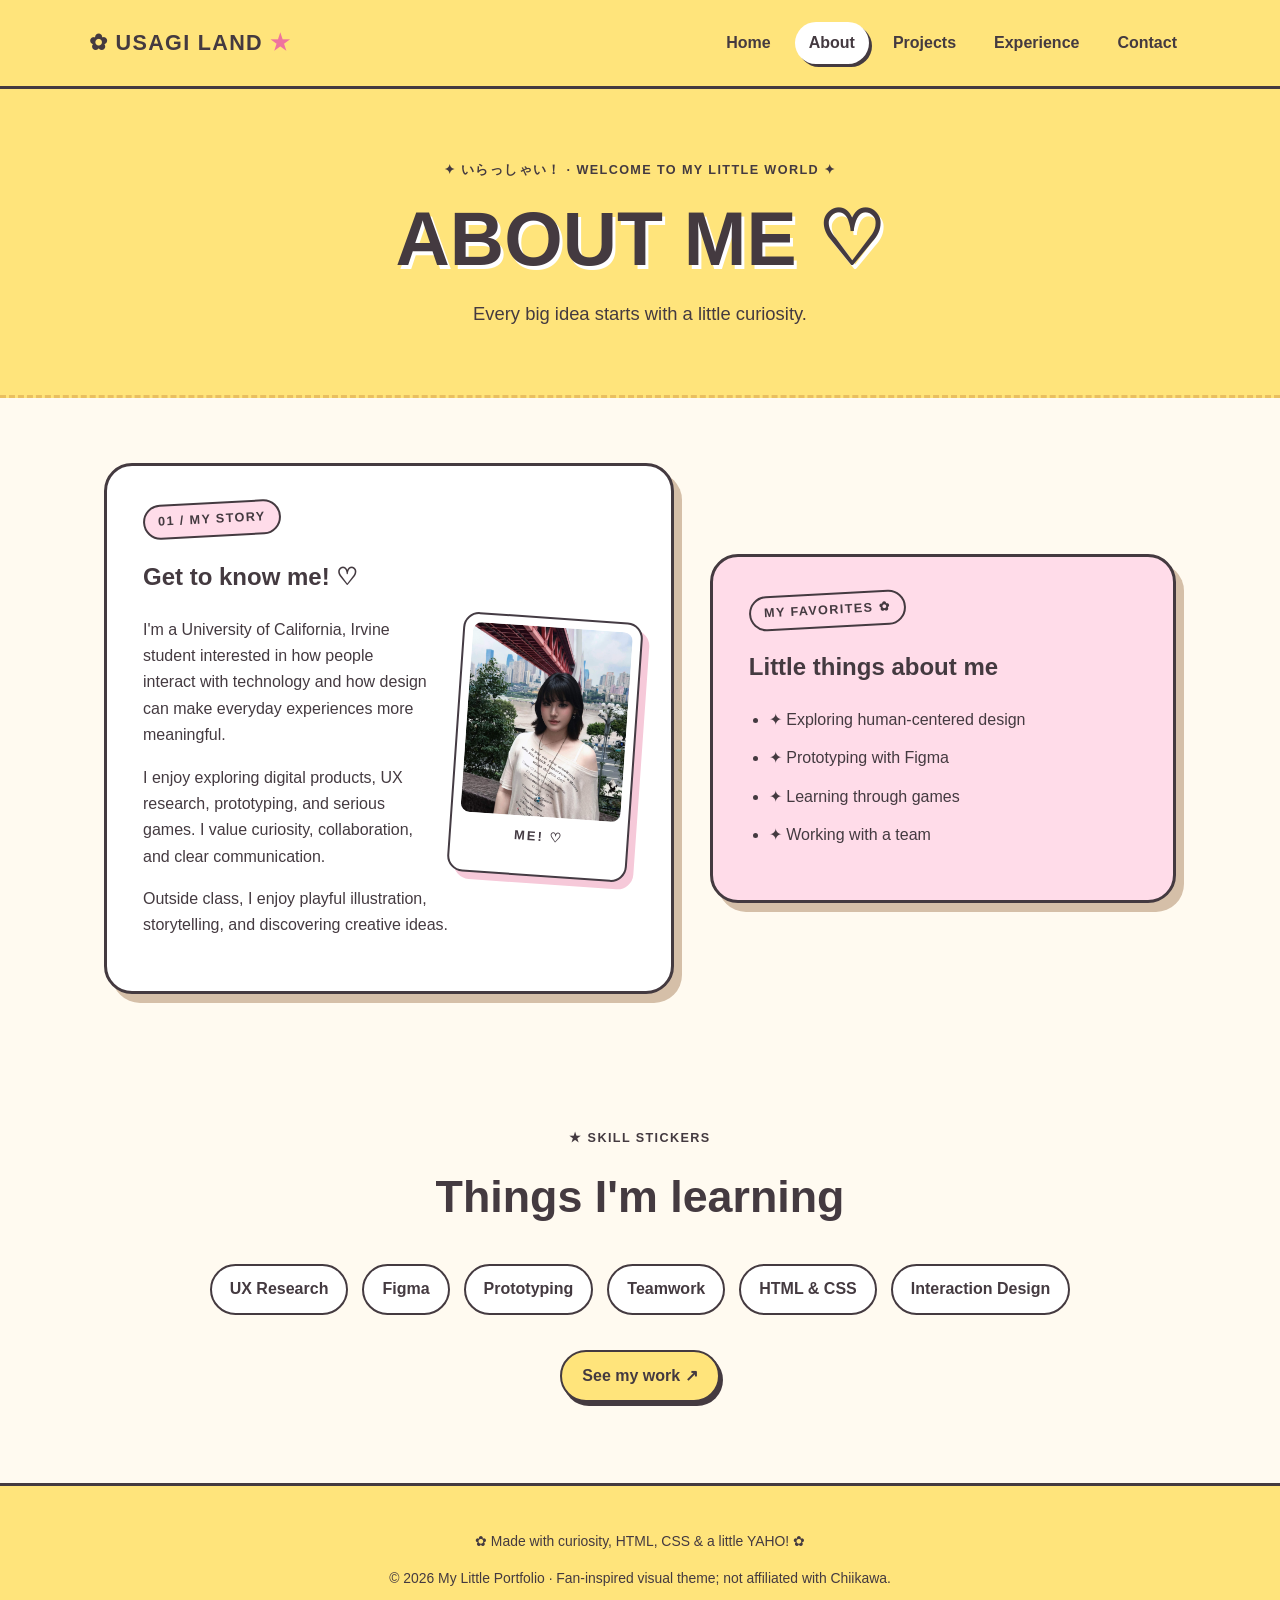
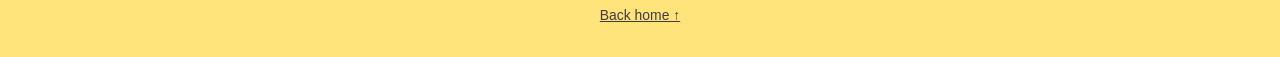
<file: about.html>
<!DOCTYPE html>
<html lang="en">

<head>
  <meta charset="utf-8">
  <meta name="viewport" content="width=device-width, initial-scale=1">

  <meta
    name="description"
    content="A playful, rabbit-inspired personal portfolio showcasing UX projects and experiences."
  >

  <title>ABOUT ME ♡ | Usagi Land Portfolio</title>

  <link rel="stylesheet" href="styles.css">
  <script src="script.js" defer></script>
</head>

<body>

  <a class="skip" href="#main">
    Skip to main content
  </a>

  <!-- Navigation -->
  <header class="site-header">
    <div class="nav-wrap">

      <a
        class="brand"
        href="index.html"
        aria-label="Usagi Land home"
      >
        ✿ USAGI LAND <span>★</span>
      </a>

      <button
        class="menu-toggle"
        type="button"
        aria-label="Open navigation"
        aria-expanded="false"
        aria-controls="main-nav"
      >
        ☰ Menu
      </button>

      <nav id="main-nav" aria-label="Main navigation">
        <a href="index.html">Home</a>

        <a
          href="about.html"
          aria-current="page"
          class="active"
        >
          About
        </a>

        <a href="projects.html">Projects</a>
        <a href="experience.html">Experience</a>
        <a href="contact.html">Contact</a>
      </nav>

    </div>
  </header>

  <main id="main">

    <!-- Page Banner -->
    <section class="page-banner">

      <p class="eyebrow">
        ✦ いらっしゃい！ · WELCOME TO MY LITTLE WORLD ✦
      </p>

      <h1>ABOUT ME ♡</h1>

      <p class="lead">
        Every big idea starts with a little curiosity.
      </p>

    </section>

    <!-- About Section -->
    <section class="container two-col">

      <!-- Left Card -->
      <article class="paper about-card">

        <span class="sticker">
          01 / MY STORY
        </span>

        <h2>Get to know me! ♡</h2>

        <!-- Personal Photo -->
        <div class="about-photo-frame">
          <img
            src="assets/IMG_3280.jpg"
            alt="My personal portrait"
            class="about-photo"
          >
          <span class="photo-caption">ME! ♡</span>
        </div>

        <p>
          I'm a University of California, Irvine
          student interested in how people interact
          with technology and how design can make
          everyday experiences more meaningful.
        </p>

        <p>
          I enjoy exploring digital products,
          UX research, prototyping, and serious games.
          I value curiosity, collaboration,
          and clear communication.
        </p>

        <p>
          Outside class, I enjoy playful illustration,
          storytelling, and discovering creative ideas.
        </p>

      </article>

      <!-- Right Card -->
      <aside class="paper side-note">

        <span class="sticker">
          MY FAVORITES ✿
        </span>

        <h2>Little things about me</h2>

        <ul class="cute-list">
          <li>✦ Exploring human-centered design</li>
          <li>✦ Prototyping with Figma</li>
          <li>✦ Learning through games</li>
          <li>✦ Working with a team</li>
        </ul>

      </aside>

    </section>

    <!-- Skills Section -->
    <section class="container">

      <div class="section-heading">
        <span>★ SKILL STICKERS</span>
        <h2>Things I'm learning</h2>
      </div>

      <div class="chip-wrap">
        <span>UX Research</span>
        <span>Figma</span>
        <span>Prototyping</span>
        <span>Teamwork</span>
        <span>HTML &amp; CSS</span>
        <span>Interaction Design</span>
      </div>

      <p class="centered">
        <a class="pill primary" href="projects.html">
          See my work ↗
        </a>
      </p>

    </section>

  </main>

  <!-- Footer -->
  <footer class="footer">

    <p>
      ✿ Made with curiosity, HTML, CSS
      &amp; a little YAHO! ✿
    </p>

    <p>
      © 2026 My Little Portfolio ·
      Fan-inspired visual theme;
      not affiliated with Chiikawa.
    </p>

    <a href="index.html">
      Back home ↑
    </a>

  </footer>

</body>
</html>
</file>
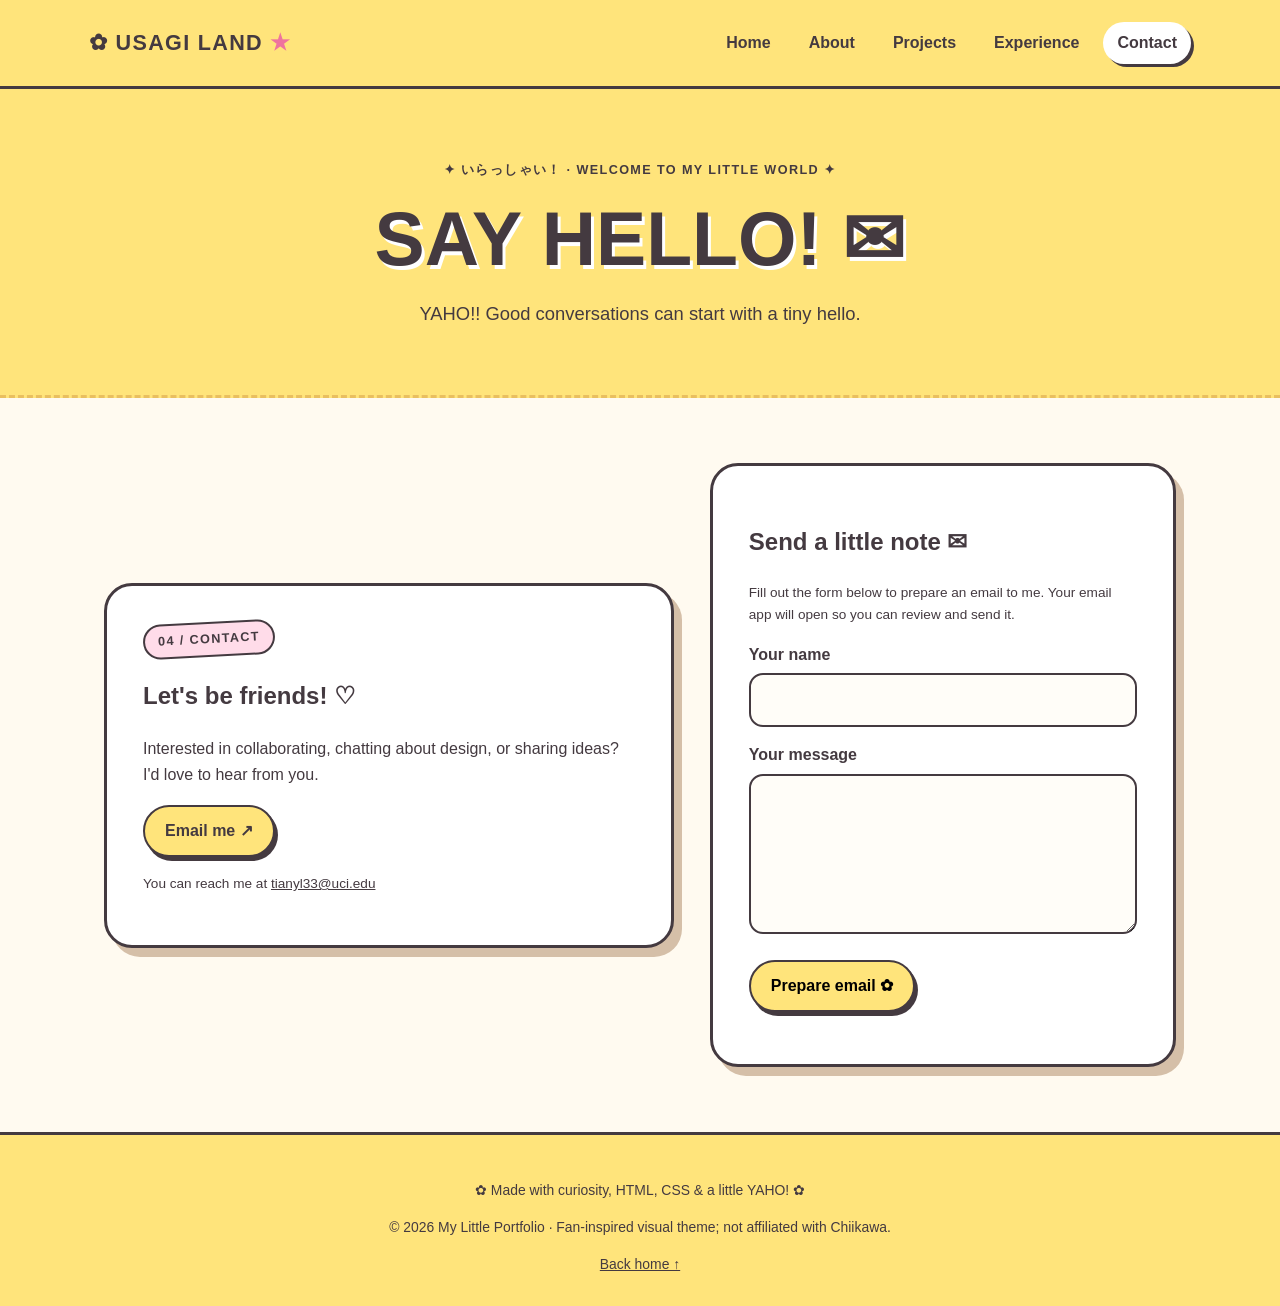
<file: contact.html>
<!DOCTYPE html>
<html lang="en">

<head>
  <meta charset="utf-8">
  <meta name="viewport" content="width=device-width, initial-scale=1">

  <meta
    name="description"
    content="Get in touch through my Usagi-inspired UX portfolio."
  >

  <title>SAY HELLO! ✉ | Usagi Land Portfolio</title>

  <link rel="stylesheet" href="styles.css">
  <script src="script.js" defer></script>
</head>

<body>

  <a class="skip" href="#main">
    Skip to main content
  </a>

  <!-- Navigation -->
  <header class="site-header">
    <div class="nav-wrap">

      <a
        class="brand"
        href="index.html"
        aria-label="Usagi Land home"
      >
        ✿ USAGI LAND <span>★</span>
      </a>

      <button
        class="menu-toggle"
        type="button"
        aria-label="Open navigation"
        aria-expanded="false"
        aria-controls="main-nav"
      >
        ☰ Menu
      </button>

      <nav id="main-nav" aria-label="Main navigation">
        <a href="index.html">Home</a>
        <a href="about.html">About</a>
        <a href="projects.html">Projects</a>
        <a href="experience.html">Experience</a>
        <a
          href="contact.html"
          aria-current="page"
          class="active"
        >
          Contact
        </a>
      </nav>

    </div>
  </header>

  <main id="main">

    <!-- Page Banner -->
    <section class="page-banner">

      <p class="eyebrow">
        ✦ いらっしゃい！ · WELCOME TO MY LITTLE WORLD ✦
      </p>

      <h1>SAY HELLO! ✉</h1>

      <p class="lead">
        YAHO!! Good conversations can start
        with a tiny hello.
      </p>

    </section>

    <!-- Contact Section -->
    <section class="container two-col">

      <!-- Left Card -->
      <article class="paper">

        <span class="sticker">
          04 / CONTACT
        </span>

        <h2>Let's be friends! ♡</h2>

        <p>
          Interested in collaborating,
          chatting about design, or sharing ideas?
          I'd love to hear from you.
        </p>

        <p>
          
        <a
        class="pill primary"
        href="https://mail.google.com/mail/?view=cm&fs=1&to=tianyl33%40uci.edu"
        target="_blank"
        rel="noopener noreferrer"
        >
        Email me ↗
        </a>

        </p>

        <p class="small">
          You can reach me at
          <a href="mailto:tianyl33@uci.edu">
            tianyl33@uci.edu
          </a>
        </p>

      </article>

      <!-- Right Card -->
      <div class="paper">

        <h2>Send a little note ✉</h2>

        <p class="small">
          Fill out the form below to prepare
          an email to me. Your email app will
          open so you can review and send it.
        </p>

        <form id="contact-form">

          <label for="sender">
            Your name
          </label>

          <input
            id="sender"
            name="sender"
            type="text"
            autocomplete="name"
            required
            maxlength="100"
          >

          <label for="message">
            Your message
          </label>

          <textarea
            id="message"
            name="message"
            rows="5"
            required
            maxlength="1000"
          ></textarea>

          <button
            class="pill primary"
            type="submit"
          >
            Prepare email ✿
          </button>

          <p
            id="form-status"
            role="status"
            aria-live="polite"
          ></p>

        </form>

      </div>

    </section>

  </main>

  <!-- Footer -->
  <footer class="footer">

    <p>
      ✿ Made with curiosity, HTML, CSS
      &amp; a little YAHO! ✿
    </p>

    <p>
      © 2026 My Little Portfolio ·
      Fan-inspired visual theme;
      not affiliated with Chiikawa.
    </p>

    <a href="index.html">
      Back home ↑
    </a>

  </footer>

</body>
</html>
</file>
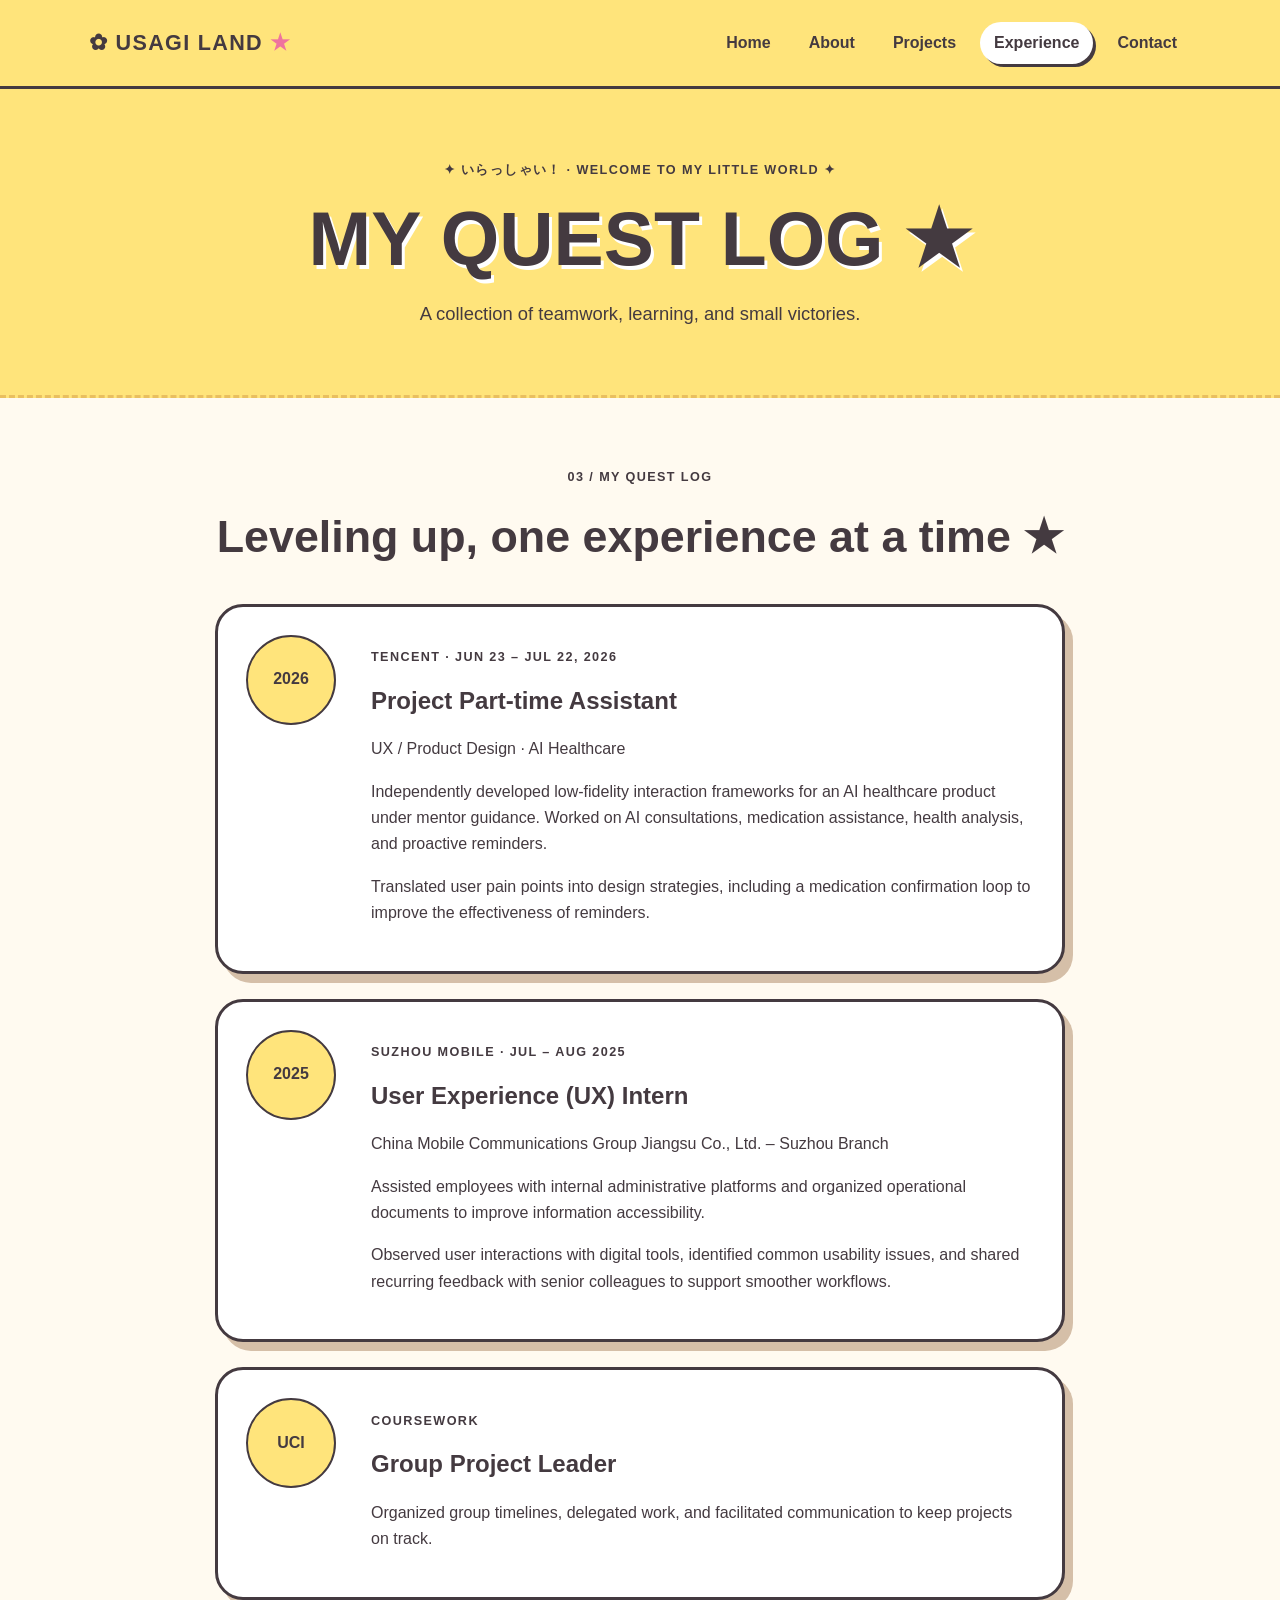
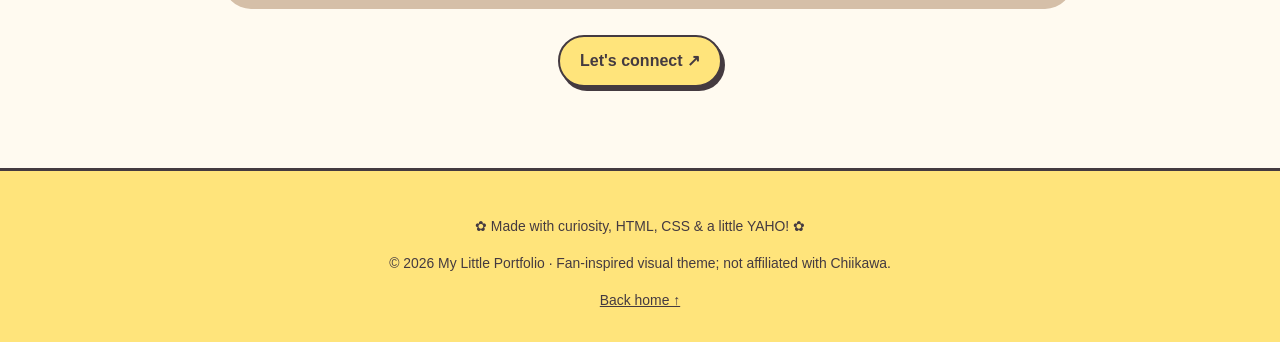
<file: experience.html>
<!DOCTYPE html>
<html lang="en">
<head>
  <meta charset="utf-8">
  <meta name="viewport" content="width=device-width, initial-scale=1">

  <meta
    name="description"
    content="A playful, rabbit-inspired personal portfolio showcasing UX projects and experiences."
  >

  <title>MY QUEST LOG ★ | Usagi Land Portfolio</title>

  <link rel="stylesheet" href="styles.css">
  <script src="script.js" defer></script>
</head>

<body>

  <a class="skip" href="#main">Skip to main content</a>

  <!-- Navigation -->
  <header class="site-header">
    <div class="nav-wrap">

      <a
        class="brand"
        href="index.html"
        aria-label="Usagi Land home"
      >
        ✿ USAGI LAND <span>★</span>
      </a>

      <button
        class="menu-toggle"
        type="button"
        aria-label="Open navigation"
        aria-expanded="false"
        aria-controls="main-nav"
      >
        ☰ Menu
      </button>

      <nav id="main-nav" aria-label="Main navigation">
        <a href="index.html">Home</a>
        <a href="about.html">About</a>
        <a href="projects.html">Projects</a>

        <a
          href="experience.html"
          aria-current="page"
          class="active"
        >
          Experience
        </a>

        <a href="contact.html">Contact</a>
      </nav>

    </div>
  </header>

  <main id="main">

    <!-- Page Banner -->
    <section class="page-banner">

      <p class="eyebrow">
        ✦ いらっしゃい！ · WELCOME TO MY LITTLE WORLD ✦
      </p>

      <h1>MY QUEST LOG ★</h1>

      <p class="lead">
        A collection of teamwork, learning,
        and small victories.
      </p>

    </section>

    <!-- Experience Section -->
    <section class="container">

      <div class="section-heading">
        <span>03 / MY QUEST LOG</span>

        <h2>
          Leveling up, one experience at a time ★
        </h2>
      </div>

      <div class="timeline">

        <!-- 2026 Tencent -->
        <article class="quest">

          <span class="quest-year">2026</span>

          <div>
            <p class="tag">
              TENCENT · JUN 23 – JUL 22, 2026
            </p>

            <h2>
              Project Part-time Assistant
            </h2>

            <p>
              UX / Product Design · AI Healthcare
            </p>

            <p>
              Independently developed low-fidelity
              interaction frameworks for an AI
              healthcare product under mentor guidance.
              Worked on AI consultations, medication
              assistance, health analysis, and
              proactive reminders.
            </p>

            <p>
              Translated user pain points into design
              strategies, including a medication
              confirmation loop to improve the
              effectiveness of reminders.
            </p>
          </div>

        </article>

        <!-- 2025 Suzhou Mobile -->
        <article class="quest">

          <span class="quest-year">2025</span>

          <div>
            <p class="tag">
              SUZHOU MOBILE · JUL – AUG 2025
            </p>

            <h2>
              User Experience (UX) Intern
            </h2>

            <p>
              China Mobile Communications Group
              Jiangsu Co., Ltd. – Suzhou Branch
            </p>

            <p>
              Assisted employees with internal
              administrative platforms and organized
              operational documents to improve
              information accessibility.
            </p>

            <p>
              Observed user interactions with digital
              tools, identified common usability issues,
              and shared recurring feedback with senior
              colleagues to support smoother workflows.
            </p>
          </div>

        </article>

        <!-- UCI Coursework -->
        <article class="quest">

          <span class="quest-year">UCI</span>

          <div>
            <p class="tag">COURSEWORK</p>

            <h2>Group Project Leader</h2>

            <p>
              Organized group timelines, delegated work,
              and facilitated communication to keep
              projects on track.
            </p>
          </div>

        </article>

      </div>

      <!-- Contact Button -->
      <p class="centered">
        <a class="pill primary" href="contact.html">
          Let's connect ↗
        </a>
      </p>

    </section>

  </main>

  <!-- Footer -->
  <footer class="footer">

    <p>
      ✿ Made with curiosity, HTML, CSS
      &amp; a little YAHO! ✿
    </p>

    <p>
      © 2026 My Little Portfolio ·
      Fan-inspired visual theme;
      not affiliated with Chiikawa.
    </p>

    <a href="index.html">
      Back home ↑
    </a>

  </footer>

</body>
</html>
</file>
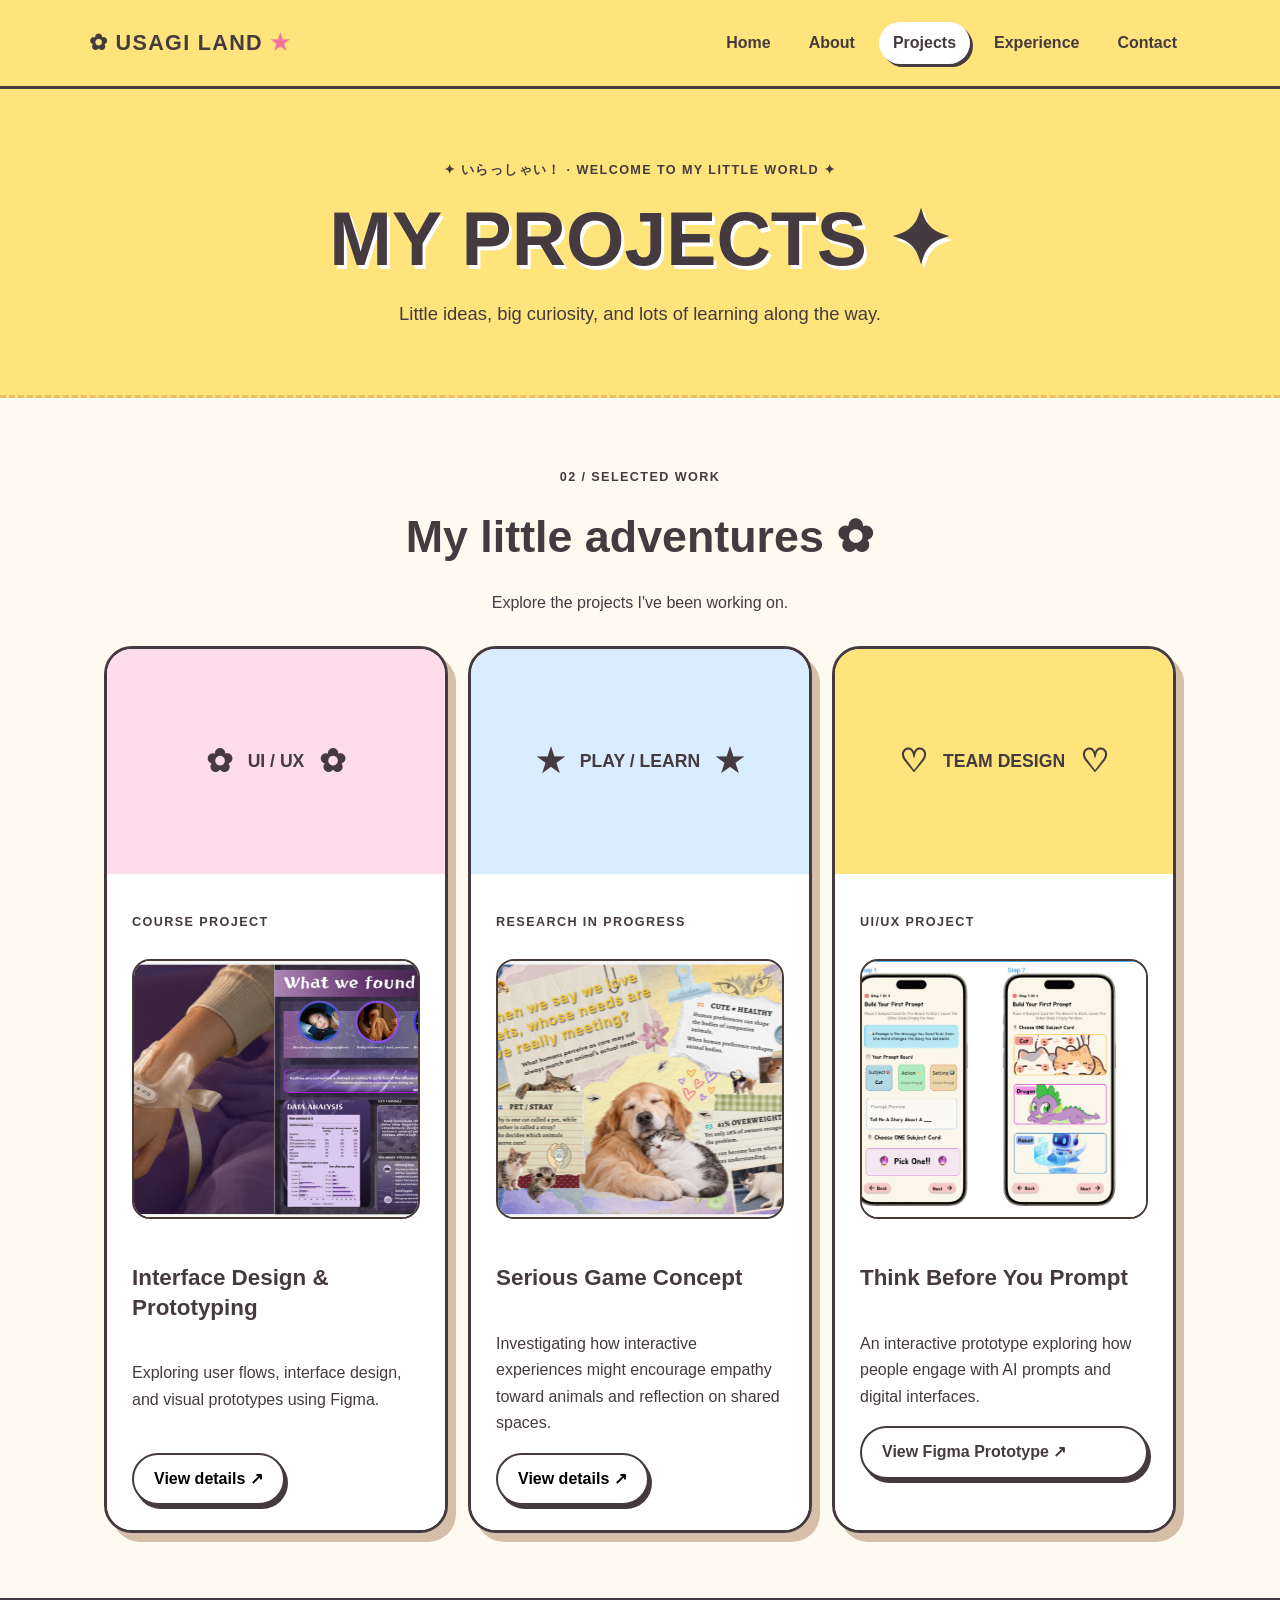
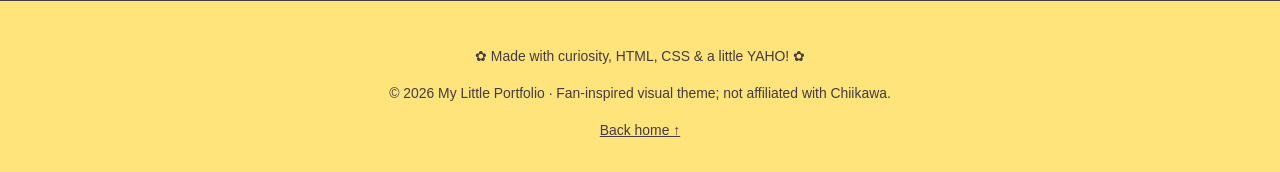
<file: projects.html>
<!DOCTYPE html>
<html lang="en">
<head>
  <meta charset="UTF-8">
  <meta name="viewport" content="width=device-width, initial-scale=1.0">
  <meta name="description" content="My UX, serious game, and teamwork projects.">
  <title>MY PROJECTS ✦ | Usagi Land Portfolio</title>
  <link rel="stylesheet" href="styles.css">
  <script src="script.js" defer></script>
</head>

<body>
  <a class="skip" href="#main">Skip to main content</a>

  <header class="site-header">
    <div class="nav-wrap">
      <a class="brand" href="index.html" aria-label="Usagi Land home">
        ✿ USAGI LAND <span>★</span>
      </a>

      <button class="menu-toggle" type="button"
        aria-label="Open navigation"
        aria-expanded="false"
        aria-controls="main-nav">
        ☰ Menu
      </button>

      <nav id="main-nav" aria-label="Main navigation">
        <a href="index.html">Home</a>
        <a href="about.html">About</a>
        <a href="projects.html" class="active" aria-current="page">Projects</a>
        <a href="experience.html">Experience</a>
        <a href="contact.html">Contact</a>
      </nav>
    </div>
  </header>

  <main id="main">

    <section class="page-banner">
      <p class="eyebrow">
        ✦ いらっしゃい！ · WELCOME TO MY LITTLE WORLD ✦
      </p>
      <h1>MY PROJECTS ✦</h1>
      <p class="lead">
        Little ideas, big curiosity, and lots of learning along the way.
      </p>
    </section>

    <section class="container">
      <div class="section-heading">
        <span>02 / SELECTED WORK</span>
        <h2>My little adventures ✿</h2>
        <p>Explore the projects I've been working on.</p>
      </div>

      <div class="project-grid">

        <!-- PROJECT 1: UI/UX -->
        <article class="project-card">

          <div class="project-art pink-art" aria-hidden="true">
            ✿ <span>UI / UX</span> ✿
          </div>

          <div class="project-copy">
            <p class="tag">COURSE PROJECT</p>

            <img
              src="assets/屏幕截图 2026-10-09 145801.png"
              alt="Screenshot of my UI/UX design project"
              class="portfolio-image"
            >

            <h3>Interface Design &amp; Prototyping</h3>

            <p>
              Exploring user flows, interface design,
              and visual prototypes using Figma.
            </p>

            <button class="pill detail-button"
              type="button" data-project="figma">
              View details ↗
            </button>
          </div>
        </article>

        
<!-- PROJECT 2: SERIOUS GAME -->
<article class="project-card">

  <!-- Blue header -->
  <div class="project-art blue-art" aria-hidden="true">
    ★ <span>PLAY / LEARN</span> ★
  </div>

  <!-- White content area -->
  <div class="project-copy">

    <p class="tag">RESEARCH IN PROGRESS</p>

    <img
      src="assets/屏幕截图 2026-10-09 152056.png"
      alt="Serious Game research collage about animals"
      class="portfolio-image"
    >

    <h3>Serious Game Concept</h3>

    <p>
      Investigating how interactive experiences might
      encourage empathy toward animals and reflection
      on shared spaces.
    </p>

    <button
      class="pill detail-button"
      type="button"
      data-project="game">
      View details ↗
    </button>

  </div>
</article>


    

<!-- PROJECT 3: THINK BEFORE YOU PROMPT -->
<article class="project-card">

  <div class="project-art yellow-art" aria-hidden="true">
    ♡ <span>TEAM DESIGN</span> ♡
  </div>

  <div class="project-copy">
    <p class="tag">UI/UX PROJECT</p>

    <img
      src="assets/屏幕截图 2026-10-09 153244.png"
      alt="Think Before You Prompt project screenshot"
      class="portfolio-image"
    >

    <h3>Think Before You Prompt</h3>

    <p>
      An interactive prototype exploring how people
      engage with AI prompts and digital interfaces.
    </p>

    <a
      class="pill figma-link"
      href="https://www.figma.com/proto/opYlqGiFzDbK3w63hY41xL/Think-before-you-prompt?node-id=0-1&amp;t=IfOtOh6yLcRsjnNt-1"
      target="_blank"
      rel="noopener noreferrer">
      View Figma Prototype ↗
    </a>
  </div>

</article>



      </div>
    </section>

    <!-- Project detail popup -->
    <dialog id="project-dialog" aria-labelledby="dialog-title">
      <button class="close-dialog"
        type="button"
        aria-label="Close project details">×</button>

      <p class="tag" id="dialog-type"></p>
      <h2 id="dialog-title"></h2>
      <p id="dialog-description"></p>
      <p id="dialog-next"></p>
    </dialog>

  </main>

  <footer class="footer">
    <p>✿ Made with curiosity, HTML, CSS &amp; a little YAHO! ✿</p>
    <p>© 2026 My Little Portfolio · Fan-inspired visual theme; not affiliated with Chiikawa.</p>
    <a href="index.html">Back home ↑</a>
  </footer>
</body>
</html>
</file>
<file: styles.css>
/* Usagi Land — original fan-inspired styling; no official character artwork */
:root{--cream:#fffaf0;--yellow:#ffe47b;--pink:#ffdce9;--blue:#d9edff;--peach:#ffdfc4;--mint:#dff4d9;--ink:#443a40;--shadow:#d5bfa8}*{box-sizing:border-box}html{scroll-behavior:smooth}body{margin:0;background:var(--cream);color:var(--ink);font-family:"Trebuchet MS",Verdana,sans-serif;line-height:1.65}a{color:inherit}button,input,textarea{font:inherit}button{cursor:pointer}a:focus-visible,button:focus-visible,input:focus-visible,textarea:focus-visible{outline:3px solid #3467b2;outline-offset:4px}.skip{position:absolute;left:12px;top:-70px;background:#fff;padding:12px;z-index:100}.skip:focus{top:8px}.site-header{background:var(--yellow);border-bottom:3px solid var(--ink);position:relative;z-index:2}.nav-wrap{max-width:1150px;margin:auto;min-height:86px;display:flex;justify-content:space-between;align-items:center;gap:16px;padding:12px 24px}.brand{font-size:1.35rem;font-weight:900;text-decoration:none;letter-spacing:.06em}.brand span{color:#ef739e}nav{display:flex;gap:10px;flex-wrap:wrap}nav a{padding:8px 14px;border-radius:24px;text-decoration:none;font-weight:700}nav a:hover,nav a.active{background:white;box-shadow:3px 3px 0 var(--ink)}.menu-toggle{display:none;background:white;border:2px solid var(--ink);border-radius:14px;padding:8px 14px}.page-banner{text-align:center;background:var(--yellow);padding:58px 20px 66px;border-bottom:3px dashed #e9bf60}.eyebrow,.tag,.sticker,.section-heading>span{font-size:.79rem;letter-spacing:.11em;font-weight:900}.page-banner h1{font-size:clamp(2.4rem,6vw,4.7rem);line-height:1.15;margin:16px 0;text-shadow:3px 4px 0 #fff}.lead{max-width:680px;margin:auto;font-size:1.15rem}.container{max-width:1120px;margin:0 auto;padding:65px 24px}.home-layout,.two-col{display:grid;grid-template-columns:1.1fr .9fr;gap:36px;align-items:center}.speech,.paper,.project-card,.quest{background:#fff;border:3px solid var(--ink);border-radius:28px;box-shadow:8px 9px 0 var(--shadow)}.speech,.paper{padding:36px}.speech h2{font-size:clamp(2rem,4vw,3.6rem);line-height:1.2}.accent{color:#ed759a}.sticker{display:inline-block;background:var(--pink);border:2px solid var(--ink);border-radius:50px;padding:5px 13px;transform:rotate(-3deg)}.actions{display:flex;flex-wrap:wrap;gap:14px;margin:25px 0}.pill{display:inline-block;border:2px solid var(--ink);border-radius:99px;padding:11px 20px;background:white;text-decoration:none;font-weight:900;box-shadow:3px 4px 0 var(--ink);transition:transform .18s,box-shadow .18s}.pill:hover{transform:translateY(-3px);box-shadow:4px 7px 0 var(--ink)}.pill.primary{background:var(--yellow)}.yaho{border:0;background:transparent;color:#a84d72;text-decoration:underline;font-weight:900}.character-stage{min-height:385px;background:#fff3ca;border:3px dashed #d8ad63;border-radius:40px;display:flex;flex-direction:column;align-items:center;justify-content:center;position:relative;overflow:hidden}.sparkle{position:absolute;font-size:3rem;color:#e994b0}.s1{top:30px;left:32px}.s2{right:35px;bottom:55px}.rabbit{width:225px;height:285px;position:relative;animation:bob 3s ease-in-out infinite}.ear{position:absolute;top:0;width:67px;height:157px;background:#fff5cd;border:4px solid var(--ink);border-radius:55% 55% 40% 40%;z-index:0}.left-ear{left:35px;transform:rotate(-11deg)}.right-ear{right:35px;transform:rotate(11deg)}.ear-inside{position:absolute;inset:18px 17px 22px;background:#f9b8c8;border-radius:50%}.rabbit-head{position:absolute;top:102px;left:12px;width:201px;height:155px;background:var(--yellow);border:4px solid var(--ink);border-radius:48% 48% 45% 45%;z-index:1}.eye{position:absolute;top:67px;width:12px;height:18px;border-radius:50%;background:var(--ink)}.left-eye{left:57px}.right-eye{right:57px}.cheek{position:absolute;top:90px;width:32px;height:18px;border-radius:50%;background:#f4a1ae}.left-cheek{left:23px}.right-cheek{right:23px}.mouth{position:absolute;left:86px;top:76px;font-size:28px;font-weight:900}.rabbit-body{position:absolute;bottom:0;left:62px;width:103px;height:65px;border:4px solid var(--ink);border-radius:50%;background:var(--yellow)}.character-note{text-align:center;font-size:.73rem;padding:0 16px;max-width:320px}.section-heading{text-align:center;margin-bottom:30px}.section-heading h2{font-size:clamp(1.8rem,4vw,2.8rem);margin:10px}.tiles,.project-grid{display:grid;grid-template-columns:repeat(4,1fr);gap:20px}.tile{border:3px solid var(--ink);border-radius:26px;padding:25px;text-decoration:none;box-shadow:5px 6px 0 var(--ink);transition:transform .2s}.tile:hover{transform:translateY(-7px) rotate(-1deg)}.tile h3{margin:8px 0}.tile-emoji{font-size:2.5rem}.pink{background:var(--pink)}.blue{background:var(--blue)}.peach{background:var(--peach)}.mint{background:var(--mint)}.cute-list{padding-left:20px}.cute-list li{margin:12px 0}.side-note{background:var(--pink)}.chip-wrap{display:flex;gap:14px;flex-wrap:wrap;justify-content:center}.chip-wrap span{border:2px solid var(--ink);background:#fff;border-radius:40px;padding:10px 18px;font-weight:700}.centered{text-align:center;margin-top:35px}.project-grid{grid-template-columns:repeat(3,1fr)}.project-card{overflow:hidden}.project-art{height:180px;display:flex;justify-content:center;align-items:center;gap:15px;font-size:2rem;font-weight:900}.project-art span{font-size:1.1rem}.pink-art{background:var(--pink)}.blue-art{background:var(--blue)}.yellow-art{background:var(--yellow)}.project-copy{padding:25px}.project-copy h3{font-size:1.4rem;line-height:1.3}.detail-button{margin-top:12px}.timeline{display:grid;gap:25px;max-width:850px;margin:auto}.quest{padding:28px;display:grid;grid-template-columns:100px 1fr;gap:25px}.quest-year{background:var(--yellow);border:2px solid var(--ink);border-radius:50%;height:90px;width:90px;display:grid;place-items:center;font-weight:900}.quest h2{margin:0}.small{font-size:.85rem}label{display:block;font-weight:800;margin:15px 0 5px}input,textarea{width:100%;border:2px solid var(--ink);border-radius:14px;padding:12px;background:#fffdf8}form button{margin-top:18px}.footer{text-align:center;background:var(--yellow);border-top:3px solid var(--ink);padding:30px 20px;font-size:.87rem}dialog{max-width:550px;width:calc(100% - 32px);border:3px solid var(--ink);border-radius:25px;padding:35px;box-shadow:8px 9px 0 var(--shadow);color:var(--ink)}dialog::backdrop{background:rgba(35,30,35,.62)}.close-dialog{float:right;border:2px solid var(--ink);border-radius:50%;background:var(--pink);width:40px;height:40px;font-size:1.5rem}@keyframes bob{50%{transform:translateY(-10px)}}@media(max-width:850px){.home-layout,.two-col{grid-template-columns:1fr}.tiles{grid-template-columns:repeat(2,1fr)}.project-grid{grid-template-columns:1fr 1fr}}@media(max-width:620px){.nav-wrap{align-items:flex-start;flex-wrap:wrap}.menu-toggle{display:block;margin-left:auto}nav{display:none;width:100%;flex-direction:column}nav.open{display:flex}nav a{width:100%}.container{padding:40px 18px}.speech,.paper{padding:24px}.tiles,.project-grid{grid-template-columns:1fr}.quest{grid-template-columns:1fr}.quest-year{width:75px;height:75px}.page-banner{padding:45px 18px}.character-stage{min-height:350px}}@media(prefers-reduced-motion:reduce){html{scroll-behavior:auto}.rabbit{animation:none}*{transition:none!important}}
.usagi-photo {
  text-align: center;
  padding: 20px;
}

.usagi-photo img {
  width: 260px;
  max-width: 90%;
  height: auto;
  transition: transform 0.3s ease;
}

.usagi-photo img:hover {
  transform: rotate(8deg) scale(1.08);
}
.portfolio-image {
  display: block;
  width: 100%;
  height: 220px;
  object-fit: cover;
  border-radius: 16px;
  border: 2px solid #463b35;
  margin-bottom: 18px;
  transition: transform 0.3s ease;
}

.portfolio-image:hover {
  transform: scale(1.03);
}

/* ===== PROJECT CARDS: FINAL IMAGE LAYOUT ===== */

/* Keep the card content in normal document flow */
.project-card {
  display: flex;
  flex-direction: column;
  overflow: hidden;
}

/* Top decorative area */
.project-card .project-art {
  position: relative;
  width: 100%;
  height: 225px;
  min-height: 225px;
  flex: 0 0 225px;
  box-sizing: border-box;
}

/* Serious Game image stays ONLY in the top area */
.project-card .serious-game-art {
  display: block;
  padding: 0;
  overflow: hidden;
  background: #dcecff;
}

/* Image fills the top without covering text */
.project-card .serious-game-cover {
  display: block;
  position: static;
  width: 100%;
  height: 100%;
  max-width: none;
  margin: 0;
  padding: 0;
  border: 0;
  border-radius: 0;
  object-fit: cover;
  object-position: center;
  transform: none;
}

/* White content area below each cover */
.project-card .project-copy {
  position: relative;
  z-index: 1;
  display: flex;
  flex-direction: column;
  flex: 1;
  background: #ffffff;
}

/* UI/UX image inside the white content area */
.project-card .portfolio-image {
  display: block;
  position: static;
  width: 100%;
  height: 260px;
  max-width: 100%;
  object-fit: cover;
  border: 2px solid #463b35;
  border-radius: 18px;
  margin: 14px 0 22px;
}

/* Keep buttons aligned near the bottom */
.project-card .detail-button {
  align-self: flex-start;
  margin-top: auto;
}

/* Prevent old hover rules from moving the image */
.project-card .serious-game-cover:hover {
  transform: none;
}

@media (max-width: 600px) {
  .project-card .project-art {
    height: 200px;
    min-height: 200px;
    flex-basis: 200px;
  }

  .project-card .portfolio-image {
    height: 220px;
  }
}

/* About Me - Personal Photo */

.about-card {
  display: flow-root;
}

.about-photo-frame {
  float: right;
  width: 180px;
  margin: 0 0 22px 26px;
  padding: 8px 8px 28px;
  background: #ffffff;
  border: 2px solid #443b43;
  border-radius: 16px;
  box-shadow: 7px 7px 0 #f6c9d9;
  transform: rotate(4deg);
  text-align: center;
}

.about-photo {
  display: block;
  width: 100%;
  height: 190px;
  object-fit: cover;
  border-radius: 9px;
}

.photo-caption {
  display: block;
  margin-top: 9px;
  font-size: 13px;
  font-weight: bold;
  letter-spacing: 2px;
  color: #443b43;
}

/* Mobile Layout */
@media (max-width: 600px) {
  .about-photo-frame {
    float: none;
    width: 190px;
    margin: 18px auto 30px;
  }

  .about-photo {
    height: 210px;
  }
}
</file>
